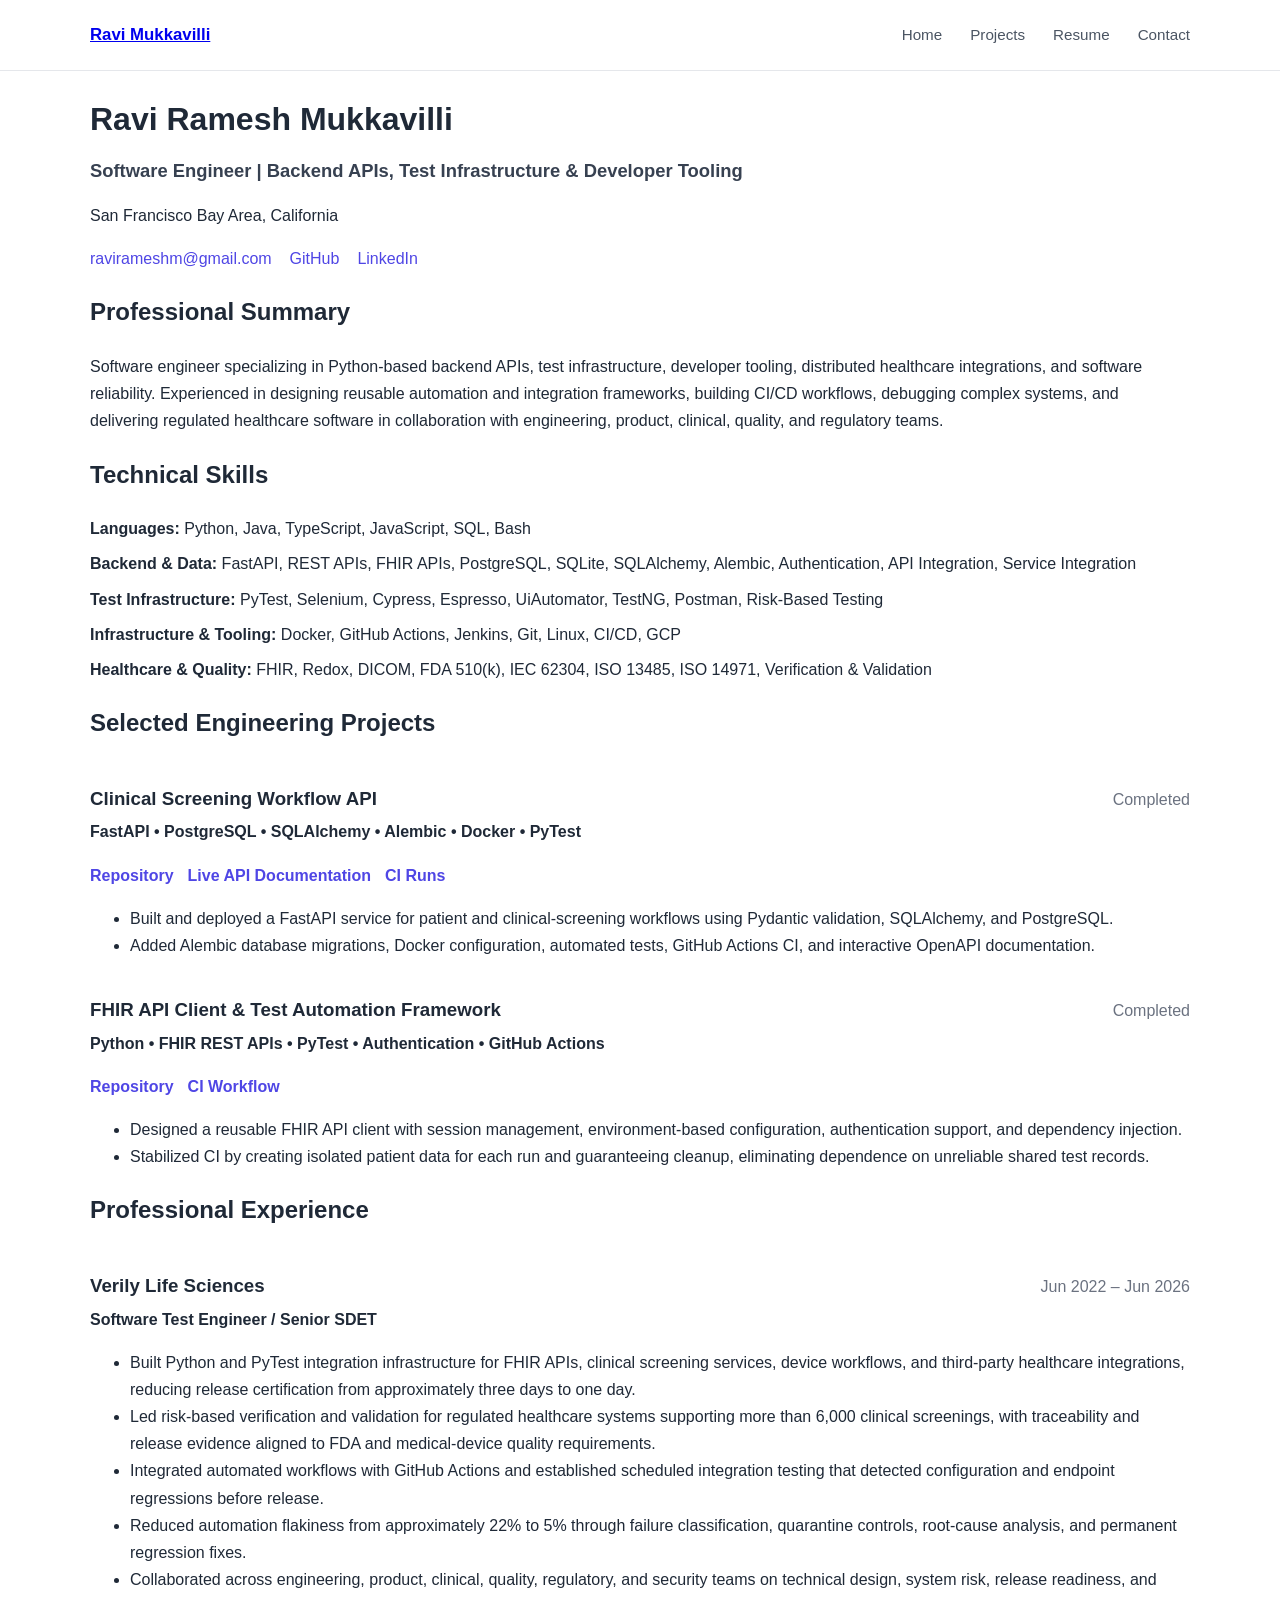
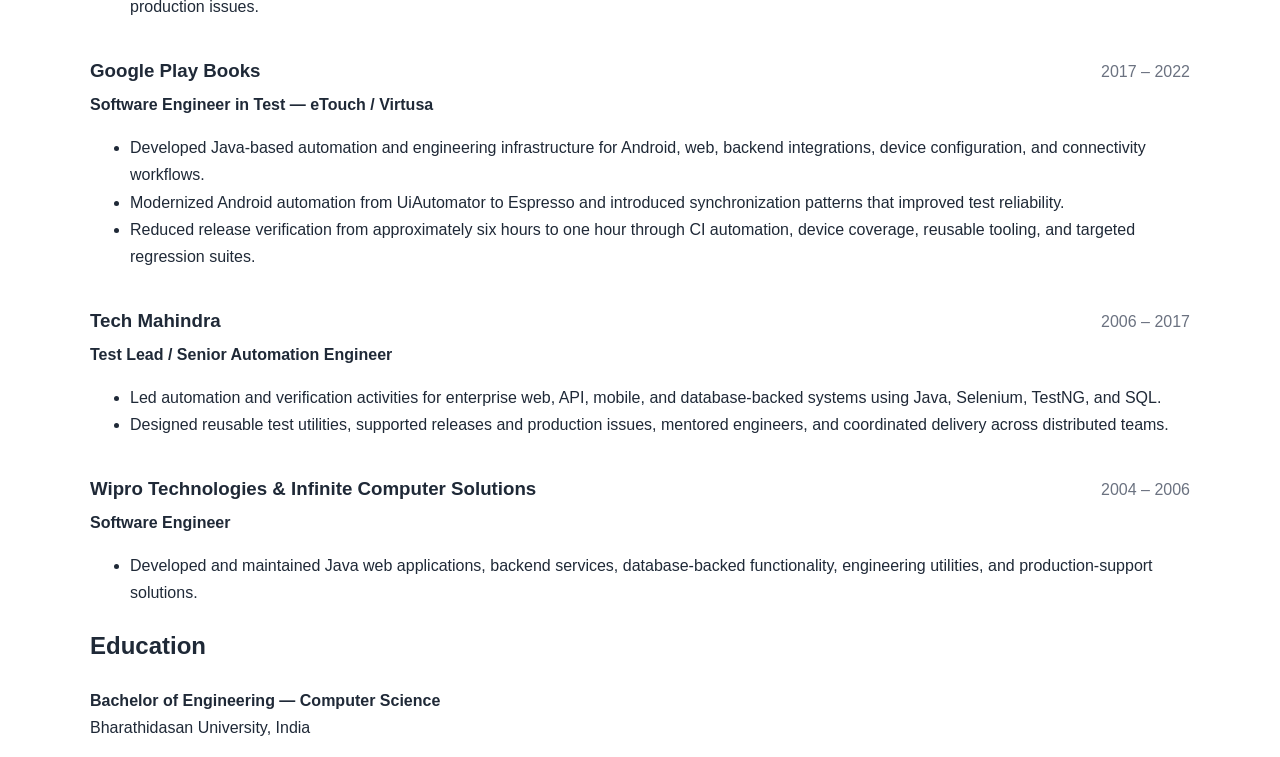
<file: Resume.html>
<!DOCTYPE html>
<html lang="en">
<head>
    <meta charset="UTF-8">
    <meta name="viewport" content="width=device-width, initial-scale=1.0">
    <meta
        name="description"
        content="Resume of Ravi Ramesh Mukkavilli — Software Engineer specializing in backend APIs, test infrastructure, developer tooling, and healthcare systems."
    >
    <title>Ravi Mukkavilli | Resume</title>
    <link rel="stylesheet" href="styles.css">

    <style>
        .resume-header h1 {
            margin-bottom: 8px;
        }

        .resume-title {
            margin: 0 0 12px;
            color: #374151;
            font-size: 1.15rem;
        }

        .resume-contact {
            display: flex;
            flex-wrap: wrap;
            gap: 8px 18px;
            margin-top: 12px;
        }

        .resume-contact a {
            color: #4f46e5;
            text-decoration: none;
        }

        .resume-contact a:hover,
        .resume-links a:hover {
            text-decoration: underline;
        }

        .resume-job-header {
            display: flex;
            justify-content: space-between;
            align-items: baseline;
            gap: 20px;
        }

        .resume-job-header h3 {
            margin-bottom: 4px;
        }

        .resume-date {
            color: #6b7280;
            white-space: nowrap;
        }

        .resume-role {
            margin-top: 0;
            font-weight: 600;
        }

        .resume-links {
            display: flex;
            flex-wrap: wrap;
            gap: 14px;
            margin: 8px 0 12px;
        }

        .resume-links a {
            color: #4f46e5;
            font-weight: 600;
            text-decoration: none;
        }

        .resume-skills p {
            margin: 8px 0;
        }

        @media (max-width: 700px) {
            .resume-job-header {
                display: block;
            }

            .resume-date {
                display: block;
                margin-bottom: 4px;
            }
        }

        @media print {
            .navbar {
                display: none;
            }

            .resume-page {
                padding-top: 0;
            }

            a {
                color: inherit !important;
                text-decoration: none !important;
            }

            .resume-job,
            .resume-section {
                break-inside: avoid;
            }
        }
    </style>
</head>

<body>
    <nav class="navbar" aria-label="Primary navigation">
        <div class="container nav-content">
            <div class="logo">
                <a href="index.html">Ravi Mukkavilli</a>
            </div>

            <div class="nav-links">
                <a href="index.html">Home</a>
                <a href="index.html#projects">Projects</a>
                <a href="Resume.html" aria-current="page">Resume</a>
                <a href="index.html#contact">Contact</a>
            </div>
        </div>
    </nav>

    <main class="resume-page">
        <div class="container">
            <header class="resume-header">
                <h1>Ravi Ramesh Mukkavilli</h1>
                <h2 class="resume-title">
                    Software Engineer | Backend APIs, Test Infrastructure &amp; Developer Tooling
                </h2>
                <p>San Francisco Bay Area, California</p>

                <div class="resume-contact">
                    <a href="mailto:ravirameshm@gmail.com">ravirameshm@gmail.com</a>
                    <a href="https://github.com/rmukkavilli" target="_blank" rel="noopener noreferrer">GitHub</a>
                    <a
                        href="https://www.linkedin.com/in/ravi-ramesh-mukkavilli-1392806a/"
                        target="_blank"
                        rel="noopener noreferrer"
                    >LinkedIn</a>
                </div>
            </header>

            <section class="resume-section">
                <h2>Professional Summary</h2>
                <p>
                    Software engineer specializing in Python-based backend APIs, test infrastructure,
                    developer tooling, distributed healthcare integrations, and software reliability.
                    Experienced in designing reusable automation and integration frameworks, building
                    CI/CD workflows, debugging complex systems, and delivering regulated healthcare
                    software in collaboration with engineering, product, clinical, quality, and
                    regulatory teams.
                </p>
            </section>

            <section class="resume-section resume-skills">
                <h2>Technical Skills</h2>
                <p><strong>Languages:</strong> Python, Java, TypeScript, JavaScript, SQL, Bash</p>
                <p>
                    <strong>Backend &amp; Data:</strong> FastAPI, REST APIs, FHIR APIs, PostgreSQL,
                    SQLite, SQLAlchemy, Alembic, Authentication, API Integration, Service Integration
                </p>
                <p>
                    <strong>Test Infrastructure:</strong> PyTest, Selenium, Cypress, Espresso,
                    UiAutomator, TestNG, Postman, Risk-Based Testing
                </p>
                <p>
                    <strong>Infrastructure &amp; Tooling:</strong> Docker, GitHub Actions, Jenkins,
                    Git, Linux, CI/CD, GCP
                </p>
                <p>
                    <strong>Healthcare &amp; Quality:</strong> FHIR, Redox, DICOM, FDA 510(k),
                    IEC 62304, ISO 13485, ISO 14971, Verification &amp; Validation
                </p>
            </section>

            <section class="resume-section">
                <h2>Selected Engineering Projects</h2>

                <article class="resume-job">
                    <div class="resume-job-header">
                        <h3>Clinical Screening Workflow API</h3>
                        <span class="resume-date">Completed</span>
                    </div>
                    <p class="resume-role">FastAPI • PostgreSQL • SQLAlchemy • Alembic • Docker • PyTest</p>
                    <div class="resume-links">
                        <a
                            href="https://github.com/rmukkavilli/clinical-screening-api"
                            target="_blank"
                            rel="noopener noreferrer"
                        >Repository</a>
                        <a
                            href="https://backend-project-api-cswq.onrender.com/docs"
                            target="_blank"
                            rel="noopener noreferrer"
                        >Live API Documentation</a>
                        <a
                          git@github.com:rmukkavilli/api-reliability-agent.git  href="https://github.com/rmukkavilli/clinical-screening-api/actions"
                            target="_blank"
                            rel="noopener noreferrer"
                        >CI Runs</a>
                    </div>
                    <ul>
                        <li>
                            Built and deployed a FastAPI service for patient and clinical-screening
                            workflows using Pydantic validation, SQLAlchemy, and PostgreSQL.
                        </li>
                        <li>
                            Added Alembic database migrations, Docker configuration, automated tests,
                            GitHub Actions CI, and interactive OpenAPI documentation.
                        </li>
                    </ul>
                </article>

                <article class="resume-job">
                    <div class="resume-job-header">
                        <h3>FHIR API Client &amp; Test Automation Framework</h3>
                        <span class="resume-date">Completed</span>
                    </div>
                    <p class="resume-role">Python • FHIR REST APIs • PyTest • Authentication • GitHub Actions</p>
                    <div class="resume-links">
                        <a
                            href="https://github.com/rmukkavilli/rmukkavilli/tree/main/pytest-fhir"
                            target="_blank"
                            rel="noopener noreferrer"
                        >Repository</a>
                        <a
                            href="https://github.com/rmukkavilli/rmukkavilli/actions/workflows/workflow.yaml"
                            target="_blank"
                            rel="noopener noreferrer"
                        >CI Workflow</a>
                    </div>
                    <ul>
                        <li>
                            Designed a reusable FHIR API client with session management, environment-based
                            configuration, authentication support, and dependency injection.
                        </li>
                        <li>
                            Stabilized CI by creating isolated patient data for each run and guaranteeing
                            cleanup, eliminating dependence on unreliable shared test records.
                        </li>
                    </ul>
                </article>
            </section>

            <section class="resume-section">
                <h2>Professional Experience</h2>

                <article class="resume-job">
                    <div class="resume-job-header">
                        <h3>Verily Life Sciences</h3>
                        <span class="resume-date">Jun 2022 – Jun 2026</span>
                    </div>
                    <p class="resume-role">Software Test Engineer / Senior SDET</p>
                    <ul>
                        <li>
                            Built Python and PyTest integration infrastructure for FHIR APIs, clinical
                            screening services, device workflows, and third-party healthcare integrations,
                            reducing release certification from approximately three days to one day.
                        </li>
                        <li>
                            Led risk-based verification and validation for regulated healthcare systems
                            supporting more than 6,000 clinical screenings, with traceability and release
                            evidence aligned to FDA and medical-device quality requirements.
                        </li>
                        <li>
                            Integrated automated workflows with GitHub Actions and established scheduled
                            integration testing that detected configuration and endpoint regressions before release.
                        </li>
                        <li>
                            Reduced automation flakiness from approximately 22% to 5% through failure
                            classification, quarantine controls, root-cause analysis, and permanent regression fixes.
                        </li>
                        <li>
                            Collaborated across engineering, product, clinical, quality, regulatory, and
                            security teams on technical design, system risk, release readiness, and production issues.
                        </li>
                    </ul>
                </article>

                <article class="resume-job">
                    <div class="resume-job-header">
                        <h3>Google Play Books</h3>
                        <span class="resume-date">2017 – 2022</span>
                    </div>
                    <p class="resume-role">Software Engineer in Test — eTouch / Virtusa</p>
                    <ul>
                        <li>
                            Developed Java-based automation and engineering infrastructure for Android,
                            web, backend integrations, device configuration, and connectivity workflows.
                        </li>
                        <li>
                            Modernized Android automation from UiAutomator to Espresso and introduced
                            synchronization patterns that improved test reliability.
                        </li>
                        <li>
                            Reduced release verification from approximately six hours to one hour through
                            CI automation, device coverage, reusable tooling, and targeted regression suites.
                        </li>
                    </ul>
                </article>

                <article class="resume-job">
                    <div class="resume-job-header">
                        <h3>Tech Mahindra</h3>
                        <span class="resume-date">2006 – 2017</span>
                    </div>
                    <p class="resume-role">Test Lead / Senior Automation Engineer</p>
                    <ul>
                        <li>
                            Led automation and verification activities for enterprise web, API, mobile,
                            and database-backed systems using Java, Selenium, TestNG, and SQL.
                        </li>
                        <li>
                            Designed reusable test utilities, supported releases and production issues,
                            mentored engineers, and coordinated delivery across distributed teams.
                        </li>
                    </ul>
                </article>

                <article class="resume-job">
                    <div class="resume-job-header">
                        <h3>Wipro Technologies &amp; Infinite Computer Solutions</h3>
                        <span class="resume-date">2004 – 2006</span>
                    </div>
                    <p class="resume-role">Software Engineer</p>
                    <ul>
                        <li>
                            Developed and maintained Java web applications, backend services,
                            database-backed functionality, engineering utilities, and production-support solutions.
                        </li>
                    </ul>
                </article>
            </section>

            <section class="resume-section">
                <h2>Education</h2>
                <p>
                    <strong>Bachelor of Engineering — Computer Science</strong><br>
                    Bharathidasan University, India
                </p>
            </section>
        </div>
    </main>
</body>
</html>
</file>
<file: styles.css>
/* ---------- Base ---------- */

* {
    box-sizing: border-box;
}

html {
    scroll-behavior: smooth;
}

body {
    margin: 0;
    font-family:
        Inter,
        -apple-system,
        BlinkMacSystemFont,
        "Segoe UI",
        sans-serif;

    background: #ffffff;
    color: #1f2937;
    line-height: 1.7;
}

.container {
    width: min(1100px, 90%);
    margin: 0 auto;
}


/* ---------- Navigation ---------- */

.navbar {
    background: #ffffff;
    border-bottom: 1px solid #e5e7eb;
    position: sticky;
    top: 0;
    z-index: 10;
}

.nav-content {
    display: flex;
    justify-content: space-between;
    align-items: center;
    min-height: 70px;
}

.logo {
    font-weight: 700;
    font-size: 1.05rem;
}

.nav-links {
    display: flex;
    gap: 28px;
}

.nav-links a {
    text-decoration: none;
    color: #4b5563;
    font-size: 0.95rem;
}

.nav-links a:hover {
    color: #111827;
}


/* ---------- Hero ---------- */

.hero {
    padding: 110px 0 95px;
    background:
        linear-gradient(
            135deg,
            #f8fafc 0%,
            #eef2ff 100%
        );
}

.eyebrow,
.section-label {
    font-size: 0.8rem;
    font-weight: 700;
    letter-spacing: 0.15em;
    text-transform: uppercase;
    color: #4f46e5;
}

.hero h1 {
    max-width: 850px;
    margin: 15px 0 20px;
    font-size: clamp(2.5rem, 6vw, 4.5rem);
    line-height: 1.08;
    letter-spacing: -0.04em;
    color: #111827;
}

.hero-text {
    max-width: 720px;
    font-size: 1.25rem;
    color: #4b5563;
}

.hero-buttons {
    display: flex;
    gap: 14px;
    margin-top: 35px;
}

.button {
    display: inline-block;
    padding: 12px 22px;
    border-radius: 8px;
    text-decoration: none;
    font-weight: 600;
}

.primary {
    background: #111827;
    color: #ffffff;
}

.secondary {
    border: 1px solid #d1d5db;
    color: #111827;
    background: #ffffff;
}


/* ---------- Sections ---------- */

.section {
    padding: 85px 0;
}

.alternate {
    background: #f8fafc;
}

.section h2 {
    margin: 8px 0 20px;
    font-size: 2.2rem;
    color: #111827;
}

.section-intro {
    max-width: 800px;
    font-size: 1.15rem;
}


/* ---------- Projects ---------- */

.project-grid {
    display: grid;
    grid-template-columns: repeat(3, 1fr);
    gap: 24px;
    margin-top: 35px;
}

.project-card {
    background: #ffffff;
    border: 1px solid #e5e7eb;
    border-radius: 14px;
    padding: 28px;
}

.project-card h3 {
    margin-top: 12px;
    color: #111827;
}

.project-status {
    display: inline-block;
    padding: 5px 9px;
    border-radius: 6px;
    background: #eef2ff;
    color: #4338ca;
    font-size: 0.7rem;
    font-weight: 700;
}

.project-status.completed {
    background: #dcfce7;
    color: #166534;
    border: 1px solid #86efac;
}

.project-status.completed::before {
    content: "✓";
    margin-right: 5px;
    font-weight: 800;
}

.tags {
    display: flex;
    flex-wrap: wrap;
    gap: 7px;
    margin: 18px 0;
}

.tags span {
    background: #f3f4f6;
    border-radius: 6px;
    padding: 5px 8px;
    font-size: 0.8rem;
}

.project-goal {
    color: #6b7280;
    font-size: 0.92rem;
}

.project-screenshot {
    width: 100%;
    border-radius: 8px;
    margin: 1rem 0;
    border: 1px solid #e2e2e2;
    display: block;
    cursor: zoom-in;
    transition: opacity 0.15s ease, transform 0.15s ease;
}

.project-screenshot:hover {
    opacity: 0.92;
    transform: scale(1.01);
}

/* ---------- Lightbox ---------- */

.lightbox {
    display: none;
    position: fixed;
    inset: 0;
    background: rgba(0, 0, 0, 0.85);
    z-index: 1000;
    align-items: center;
    justify-content: center;
    padding: 2rem;
    cursor: zoom-out;
}

.lightbox.active {
    display: flex;
}

.lightbox img {
    max-width: 95vw;
    max-height: 90vh;
    border-radius: 8px;
    box-shadow: 0 10px 40px rgba(0, 0, 0, 0.5);
}


/* ---------- Experience ---------- */

.experience-item {
    max-width: 850px;
    padding: 25px 0;
    border-bottom: 1px solid #e5e7eb;
}

.experience-item h3 {
    margin-bottom: 2px;
    font-size: 1.3rem;
    color: #111827;
}

.role {
    margin-top: 0;
    font-weight: 600;
    color: #4f46e5;
}


/* ---------- Skills ---------- */

.skills-grid {
    display: grid;
    grid-template-columns: repeat(4, 1fr);
    gap: 25px;
    margin-top: 30px;
}

.skill-group {
    background: #ffffff;
    border: 1px solid #e5e7eb;
    border-radius: 12px;
    padding: 22px;
}

.skill-group h3 {
    margin-top: 0;
    color: #111827;
}

.skill-group p {
    margin: 6px 0;
    color: #4b5563;
}


/* ---------- Contact ---------- */

.contact-section {
    text-align: center;
}

.contact-section p {
    max-width: 650px;
    margin-left: auto;
    margin-right: auto;
}

.contact-links {
    display: flex;
    justify-content: center;
    gap: 25px;
    margin-top: 25px;
}

.contact-links a {
    color: #4f46e5;
    text-decoration: none;
    font-weight: 600;
}


/* ---------- Footer ---------- */

footer {
    border-top: 1px solid #e5e7eb;
    padding: 25px 0;
    text-align: center;
    color: #6b7280;
    font-size: 0.9rem;
}


/* ---------- Mobile ---------- */

@media (max-width: 850px) {

    .nav-links {
        display: none;
    }

    .project-grid,
    .skills-grid {
        grid-template-columns: 1fr;
    }

    .hero {
        padding: 80px 0 70px;
    }

    .hero-buttons {
        flex-direction: column;
        align-items: flex-start;
    }
}

.project-status.completed::before {
    content: "✓";
    margin-right: 5px;
    font-weight: 800;
}
</file>
